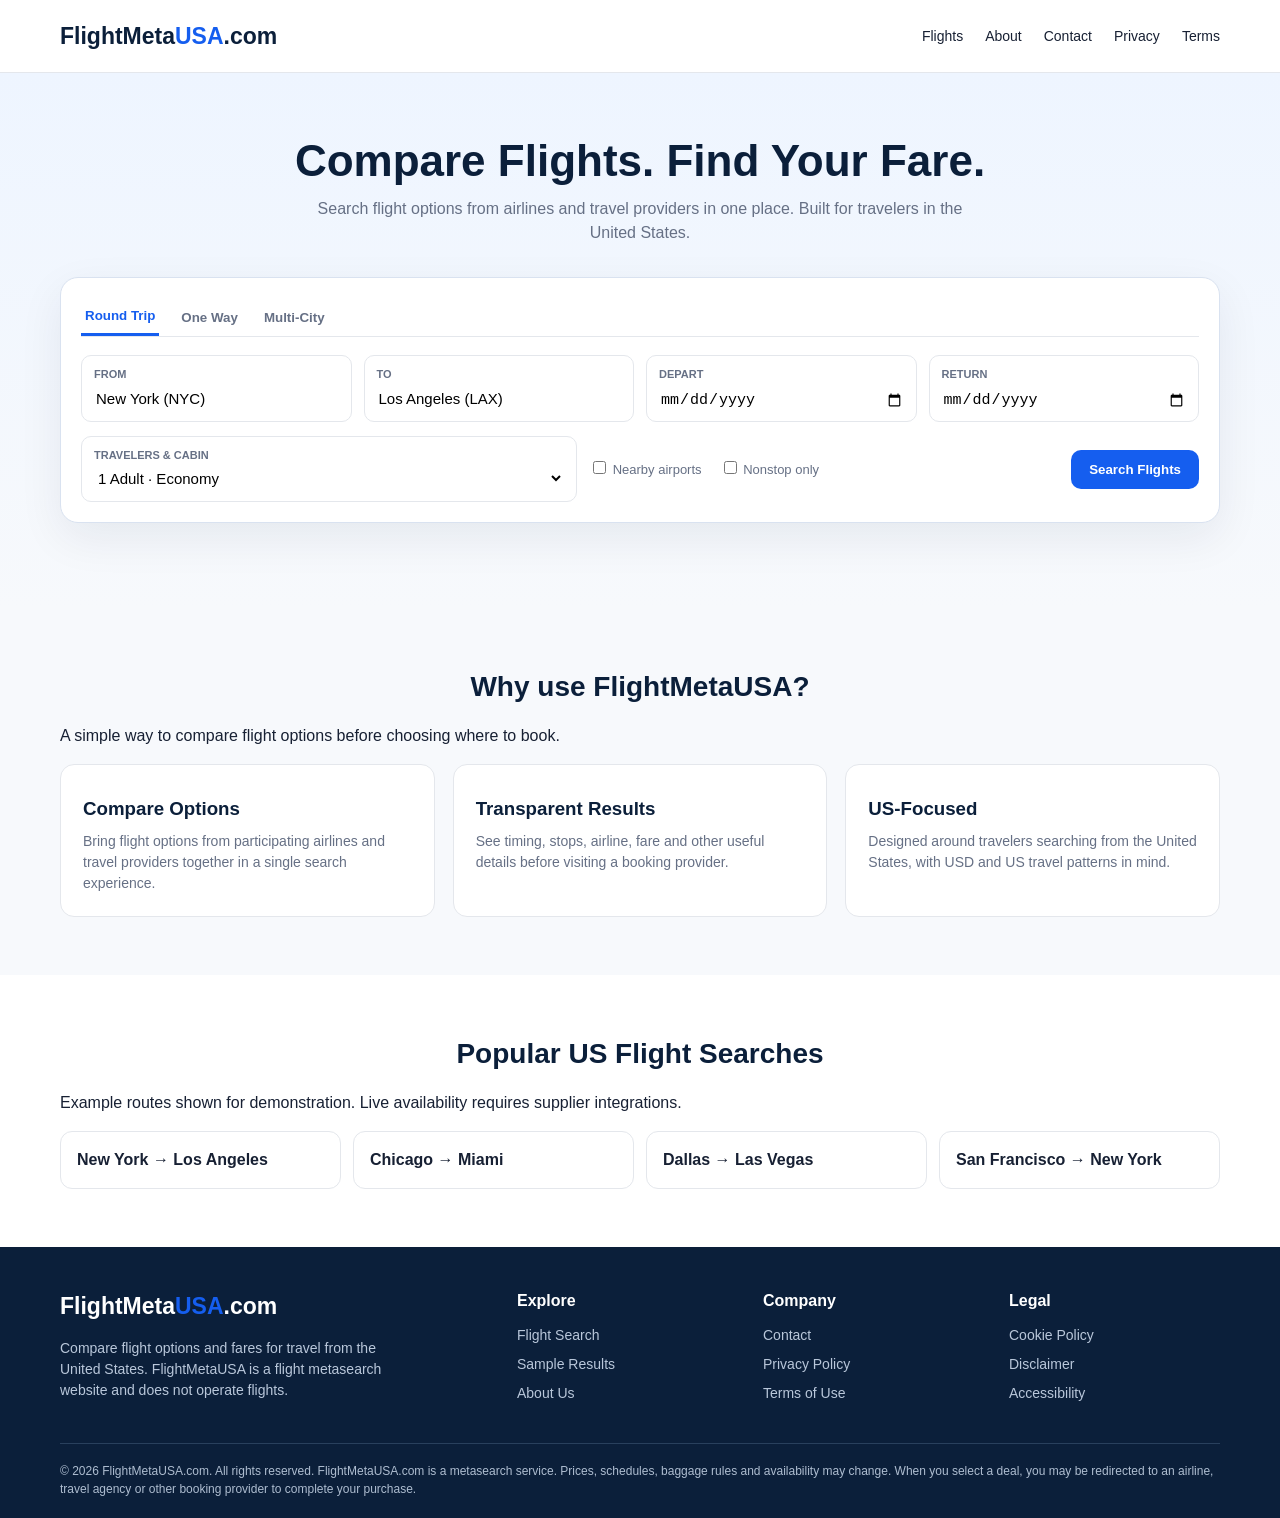
<file: index.html>
<!doctype html><html lang="en"><head><meta charset="utf-8"><meta name="viewport" content="width=device-width,initial-scale=1">
<title>Compare Flights | FlightMetaUSA.com</title><meta name="description" content="FlightMetaUSA.com — compare flight fares and travel options for the US market.">
<link rel="stylesheet" href="styles.css"></head><body><header><div class="container nav">
<a class="logo" href="index.html">FlightMeta<span>USA</span>.com</a>
<nav class="navlinks">
<a href="index.html">Flights</a><a href="about.html">About</a><a href="contact.html">Contact</a>
<a href="privacy.html">Privacy</a><a href="terms.html">Terms</a>
</nav><a class="btn secondary mobile" href="index.html">Search</a>
</div></header>
<section class="hero"><div class="container">
<h1>Compare Flights. Find Your Fare.</h1>
<p>Search flight options from airlines and travel providers in one place. Built for travelers in the United States.</p>
<form class="searchbox" id="flightSearch">
<div class="tabs"><button type="button" class="tab active" data-type="round">Round Trip</button><button type="button" class="tab" data-type="oneway">One Way</button><button type="button" class="tab" data-type="multi">Multi-City</button></div>
<div class="grid">
<div class="field"><label>From</label><input id="from" placeholder="City or airport" value="New York (NYC)"></div>
<div class="field"><label>To</label><input id="to" placeholder="City or airport" value="Los Angeles (LAX)"></div>
<div class="field"><label>Depart</label><input id="depart" type="date"></div>
<div class="field"><label>Return</label><input id="return" type="date"></div>
</div>
<div class="searchrow"><div class="field" style="flex:1"><label>Travelers & cabin</label><select><option>1 Adult · Economy</option><option>2 Adults · Economy</option><option>1 Adult · Business</option></select></div>
<div class="checks"><label><input type="checkbox"> Nearby airports</label><label><input type="checkbox"> Nonstop only</label></div>
<button class="btn" type="submit">Search Flights</button></div>
</form></div></section>
<section class="section"><div class="container"><h2>Why use FlightMetaUSA?</h2><p>A simple way to compare flight options before choosing where to book.</p>
<div class="cards"><div class="card"><h3>Compare Options</h3><p>Bring flight options from participating airlines and travel providers together in a single search experience.</p></div>
<div class="card"><h3>Transparent Results</h3><p>See timing, stops, airline, fare and other useful details before visiting a booking provider.</p></div>
<div class="card"><h3>US-Focused</h3><p>Designed around travelers searching from the United States, with USD and US travel patterns in mind.</p></div></div></div></section>
<section class="section" style="background:#fff"><div class="container"><h2>Popular US Flight Searches</h2><p>Example routes shown for demonstration. Live availability requires supplier integrations.</p>
<div class="routes"><a class="route" href="results.html?from=NYC&to=LAX">New York → Los Angeles</a><a class="route" href="results.html?from=ORD&to=MIA">Chicago → Miami</a><a class="route" href="results.html?from=DFW&to=LAS">Dallas → Las Vegas</a><a class="route" href="results.html?from=SFO&to=JFK">San Francisco → New York</a></div></div></section>
<footer><div class="container">
<div class="footgrid">
<div><div class="logo" style="color:#fff">FlightMeta<span>USA</span>.com</div>
<p style="color:#b9c7da;font-size:14px;max-width:360px">Compare flight options and fares for travel from the United States. FlightMetaUSA is a flight metasearch website and does not operate flights.</p></div>
<div><h4>Explore</h4><a href="index.html">Flight Search</a><a href="results.html">Sample Results</a><a href="about.html">About Us</a></div>
<div><h4>Company</h4><a href="contact.html">Contact</a><a href="privacy.html">Privacy Policy</a><a href="terms.html">Terms of Use</a></div>
<div><h4>Legal</h4><a href="cookies.html">Cookie Policy</a><a href="disclaimer.html">Disclaimer</a><a href="accessibility.html">Accessibility</a></div>
</div>
<div class="footnote">© 2026 FlightMetaUSA.com. All rights reserved. FlightMetaUSA.com is a metasearch service. Prices, schedules, baggage rules and availability may change. When you select a deal, you may be redirected to an airline, travel agency or other booking provider to complete your purchase.</div>
</div></footer><script src="script.js"></script></body></html>
</file>
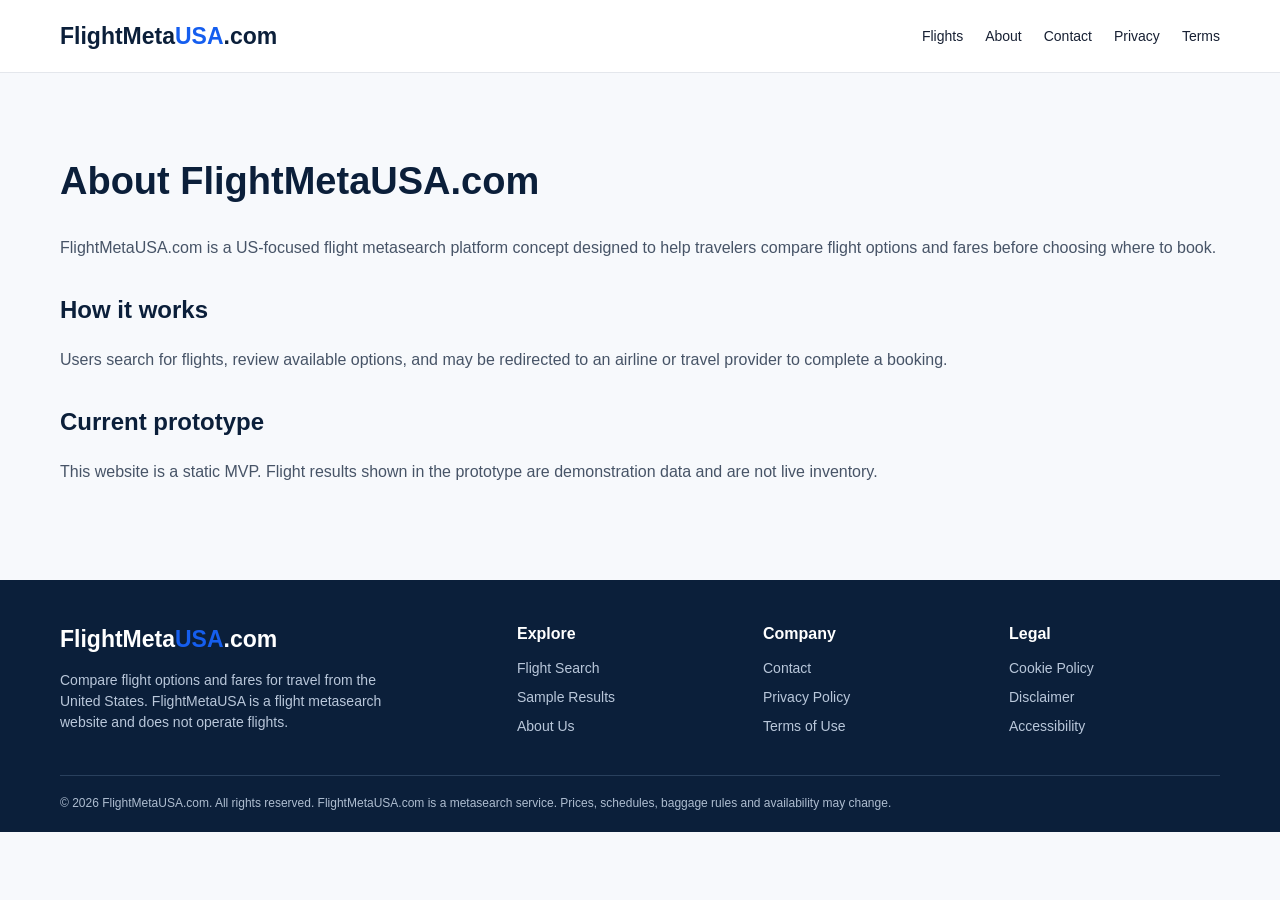
<file: about.html>
<!doctype html><html lang="en"><head><meta charset="utf-8"><meta name="viewport" content="width=device-width,initial-scale=1"><title>About Us | FlightMetaUSA.com</title><link rel="stylesheet" href="styles.css"></head><body><header><div class="container nav"><a class="logo" href="index.html">FlightMeta<span>USA</span>.com</a><nav class="navlinks"><a href="index.html">Flights</a><a href="about.html">About</a><a href="contact.html">Contact</a><a href="privacy.html">Privacy</a><a href="terms.html">Terms</a></nav><a class="btn secondary mobile" href="index.html">Search</a></div></header><main class="page"><div class="container"><h1>About FlightMetaUSA.com</h1><p>FlightMetaUSA.com is a US-focused flight metasearch platform concept designed to help travelers compare flight options and fares before choosing where to book.</p><h2>How it works</h2><p>Users search for flights, review available options, and may be redirected to an airline or travel provider to complete a booking.</p><h2>Current prototype</h2><p>This website is a static MVP. Flight results shown in the prototype are demonstration data and are not live inventory.</p></div></main><footer><div class="container"><div class="footgrid"><div><div class="logo" style="color:#fff">FlightMeta<span>USA</span>.com</div><p style="color:#b9c7da;font-size:14px;max-width:360px">Compare flight options and fares for travel from the United States. FlightMetaUSA is a flight metasearch website and does not operate flights.</p></div><div><h4>Explore</h4><a href="index.html">Flight Search</a><a href="results.html">Sample Results</a><a href="about.html">About Us</a></div><div><h4>Company</h4><a href="contact.html">Contact</a><a href="privacy.html">Privacy Policy</a><a href="terms.html">Terms of Use</a></div><div><h4>Legal</h4><a href="cookies.html">Cookie Policy</a><a href="disclaimer.html">Disclaimer</a><a href="accessibility.html">Accessibility</a></div></div><div class="footnote">© 2026 FlightMetaUSA.com. All rights reserved. FlightMetaUSA.com is a metasearch service. Prices, schedules, baggage rules and availability may change.</div></div></footer><script src="script.js"></script></body></html>
</file>
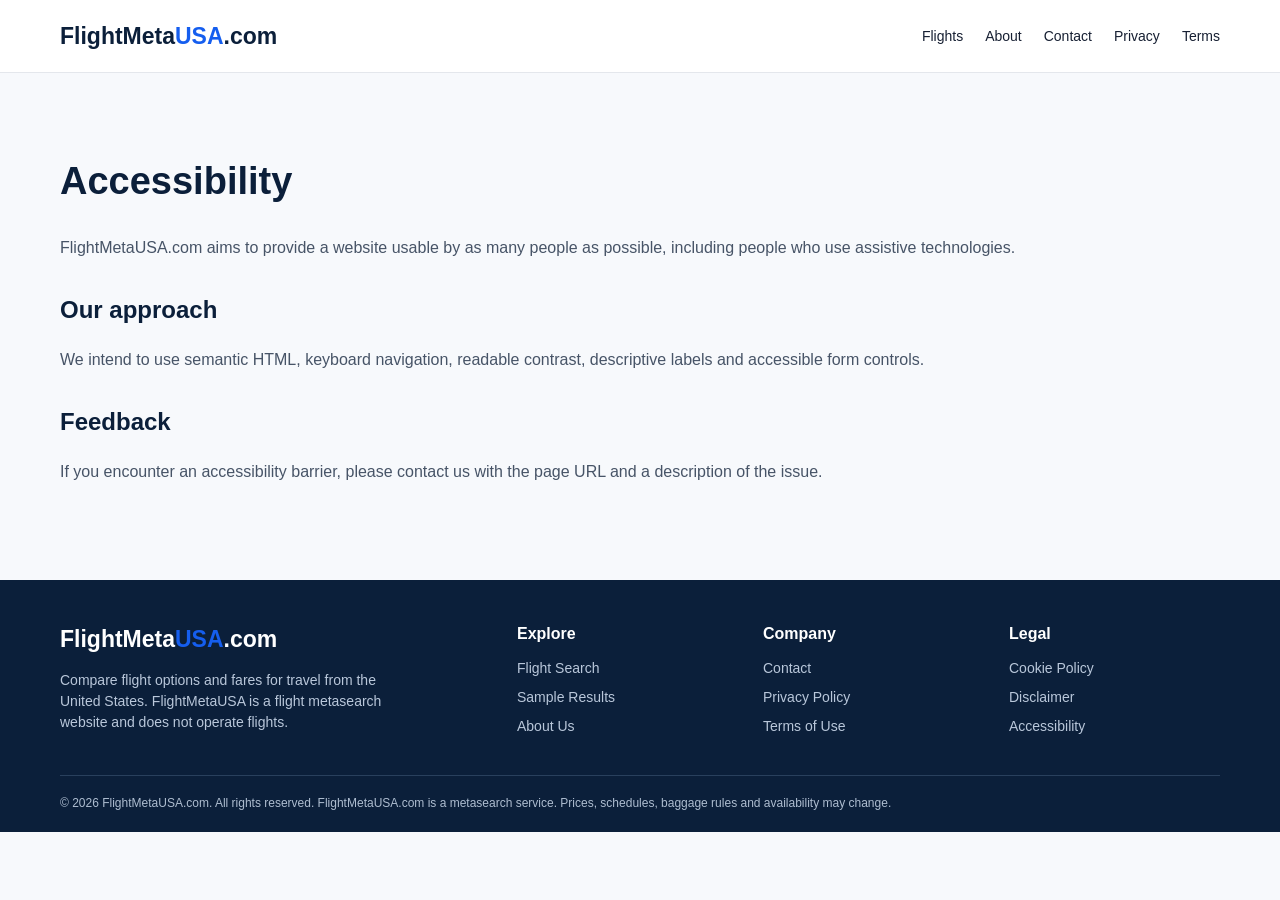
<file: accessibility.html>
<!doctype html><html lang="en"><head><meta charset="utf-8"><meta name="viewport" content="width=device-width,initial-scale=1"><title>Accessibility | FlightMetaUSA.com</title><link rel="stylesheet" href="styles.css"></head><body><header><div class="container nav"><a class="logo" href="index.html">FlightMeta<span>USA</span>.com</a><nav class="navlinks"><a href="index.html">Flights</a><a href="about.html">About</a><a href="contact.html">Contact</a><a href="privacy.html">Privacy</a><a href="terms.html">Terms</a></nav><a class="btn secondary mobile" href="index.html">Search</a></div></header><main class="page"><div class="container"><h1>Accessibility</h1><p>FlightMetaUSA.com aims to provide a website usable by as many people as possible, including people who use assistive technologies.</p><h2>Our approach</h2><p>We intend to use semantic HTML, keyboard navigation, readable contrast, descriptive labels and accessible form controls.</p><h2>Feedback</h2><p>If you encounter an accessibility barrier, please contact us with the page URL and a description of the issue.</p></div></main><footer><div class="container"><div class="footgrid"><div><div class="logo" style="color:#fff">FlightMeta<span>USA</span>.com</div><p style="color:#b9c7da;font-size:14px;max-width:360px">Compare flight options and fares for travel from the United States. FlightMetaUSA is a flight metasearch website and does not operate flights.</p></div><div><h4>Explore</h4><a href="index.html">Flight Search</a><a href="results.html">Sample Results</a><a href="about.html">About Us</a></div><div><h4>Company</h4><a href="contact.html">Contact</a><a href="privacy.html">Privacy Policy</a><a href="terms.html">Terms of Use</a></div><div><h4>Legal</h4><a href="cookies.html">Cookie Policy</a><a href="disclaimer.html">Disclaimer</a><a href="accessibility.html">Accessibility</a></div></div><div class="footnote">© 2026 FlightMetaUSA.com. All rights reserved. FlightMetaUSA.com is a metasearch service. Prices, schedules, baggage rules and availability may change.</div></div></footer><script src="script.js"></script></body></html>
</file>
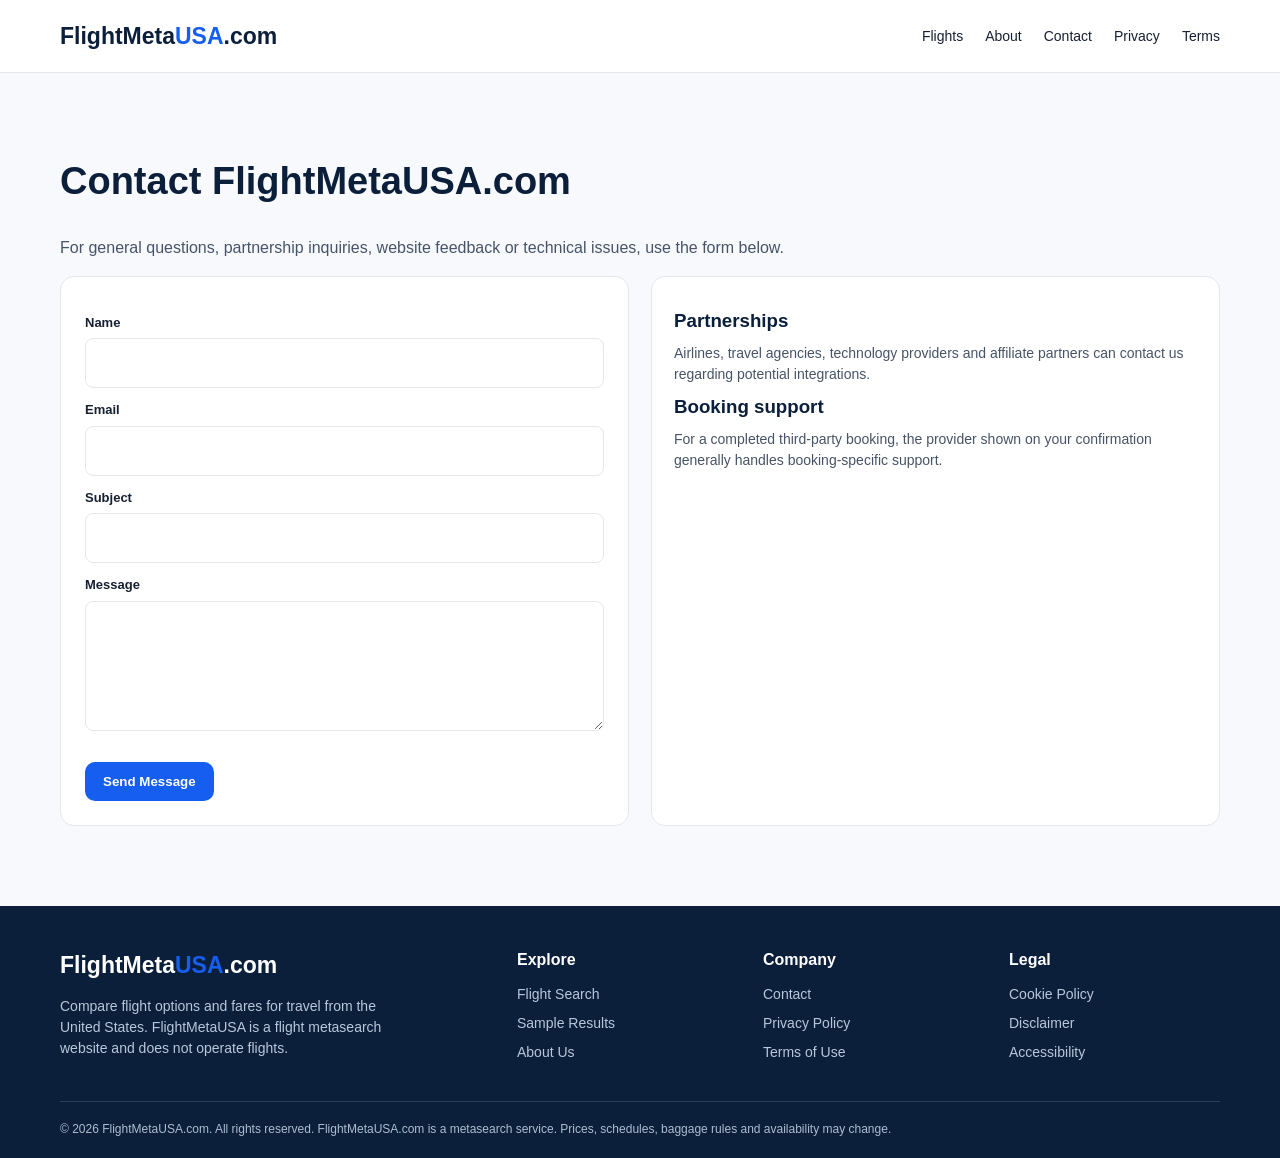
<file: contact.html>
<!doctype html><html lang="en"><head><meta charset="utf-8"><meta name="viewport" content="width=device-width,initial-scale=1"><title>Contact Us | FlightMetaUSA.com</title><link rel="stylesheet" href="styles.css"></head><body><header><div class="container nav"><a class="logo" href="index.html">FlightMeta<span>USA</span>.com</a><nav class="navlinks"><a href="index.html">Flights</a><a href="about.html">About</a><a href="contact.html">Contact</a><a href="privacy.html">Privacy</a><a href="terms.html">Terms</a></nav><a class="btn secondary mobile" href="index.html">Search</a></div></header><main class="page"><div class="container"><h1>Contact FlightMetaUSA.com</h1><p>For general questions, partnership inquiries, website feedback or technical issues, use the form below.</p><div class="contactgrid"><form class="form" onsubmit="event.preventDefault();alert('Demo form submitted. Connect this form to your email/CRM backend.');"><label>Name</label><input required><label>Email</label><input type="email" required><label>Subject</label><input required><label>Message</label><textarea required></textarea><br><br><button class="btn">Send Message</button></form><div class="card"><h3>Partnerships</h3><p>Airlines, travel agencies, technology providers and affiliate partners can contact us regarding potential integrations.</p><h3>Booking support</h3><p>For a completed third-party booking, the provider shown on your confirmation generally handles booking-specific support.</p></div></div></div></main><footer><div class="container"><div class="footgrid"><div><div class="logo" style="color:#fff">FlightMeta<span>USA</span>.com</div><p style="color:#b9c7da;font-size:14px;max-width:360px">Compare flight options and fares for travel from the United States. FlightMetaUSA is a flight metasearch website and does not operate flights.</p></div><div><h4>Explore</h4><a href="index.html">Flight Search</a><a href="results.html">Sample Results</a><a href="about.html">About Us</a></div><div><h4>Company</h4><a href="contact.html">Contact</a><a href="privacy.html">Privacy Policy</a><a href="terms.html">Terms of Use</a></div><div><h4>Legal</h4><a href="cookies.html">Cookie Policy</a><a href="disclaimer.html">Disclaimer</a><a href="accessibility.html">Accessibility</a></div></div><div class="footnote">© 2026 FlightMetaUSA.com. All rights reserved. FlightMetaUSA.com is a metasearch service. Prices, schedules, baggage rules and availability may change.</div></div></footer><script src="script.js"></script></body></html>
</file>
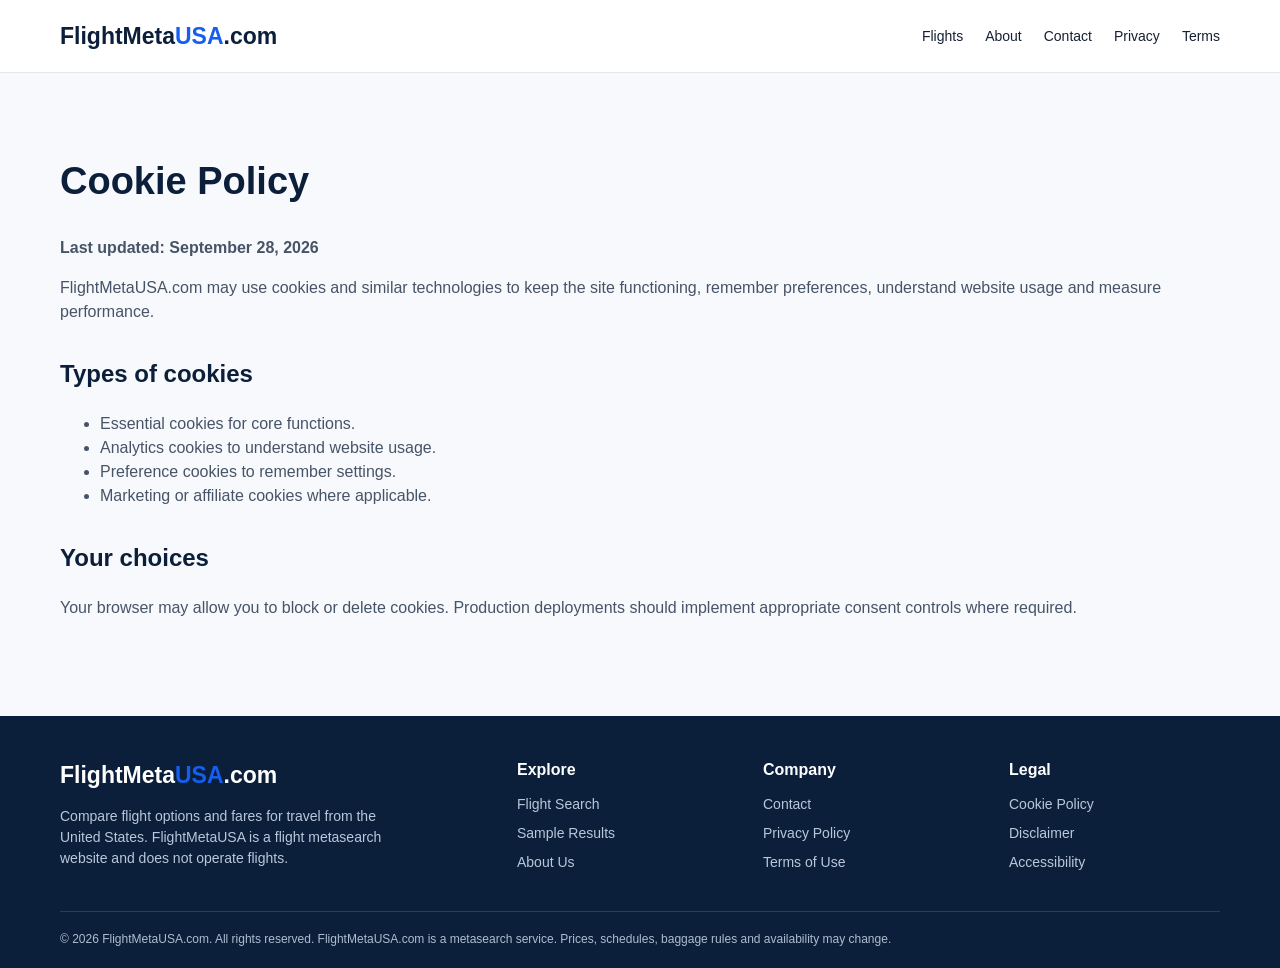
<file: cookies.html>
<!doctype html><html lang="en"><head><meta charset="utf-8"><meta name="viewport" content="width=device-width,initial-scale=1"><title>Cookie Policy | FlightMetaUSA.com</title><link rel="stylesheet" href="styles.css"></head><body><header><div class="container nav"><a class="logo" href="index.html">FlightMeta<span>USA</span>.com</a><nav class="navlinks"><a href="index.html">Flights</a><a href="about.html">About</a><a href="contact.html">Contact</a><a href="privacy.html">Privacy</a><a href="terms.html">Terms</a></nav><a class="btn secondary mobile" href="index.html">Search</a></div></header><main class="page"><div class="container"><h1>Cookie Policy</h1><p><strong>Last updated: September 28, 2026</strong></p><p>FlightMetaUSA.com may use cookies and similar technologies to keep the site functioning, remember preferences, understand website usage and measure performance.</p><h2>Types of cookies</h2><ul><li>Essential cookies for core functions.</li><li>Analytics cookies to understand website usage.</li><li>Preference cookies to remember settings.</li><li>Marketing or affiliate cookies where applicable.</li></ul><h2>Your choices</h2><p>Your browser may allow you to block or delete cookies. Production deployments should implement appropriate consent controls where required.</p></div></main><footer><div class="container"><div class="footgrid"><div><div class="logo" style="color:#fff">FlightMeta<span>USA</span>.com</div><p style="color:#b9c7da;font-size:14px;max-width:360px">Compare flight options and fares for travel from the United States. FlightMetaUSA is a flight metasearch website and does not operate flights.</p></div><div><h4>Explore</h4><a href="index.html">Flight Search</a><a href="results.html">Sample Results</a><a href="about.html">About Us</a></div><div><h4>Company</h4><a href="contact.html">Contact</a><a href="privacy.html">Privacy Policy</a><a href="terms.html">Terms of Use</a></div><div><h4>Legal</h4><a href="cookies.html">Cookie Policy</a><a href="disclaimer.html">Disclaimer</a><a href="accessibility.html">Accessibility</a></div></div><div class="footnote">© 2026 FlightMetaUSA.com. All rights reserved. FlightMetaUSA.com is a metasearch service. Prices, schedules, baggage rules and availability may change.</div></div></footer><script src="script.js"></script></body></html>
</file>
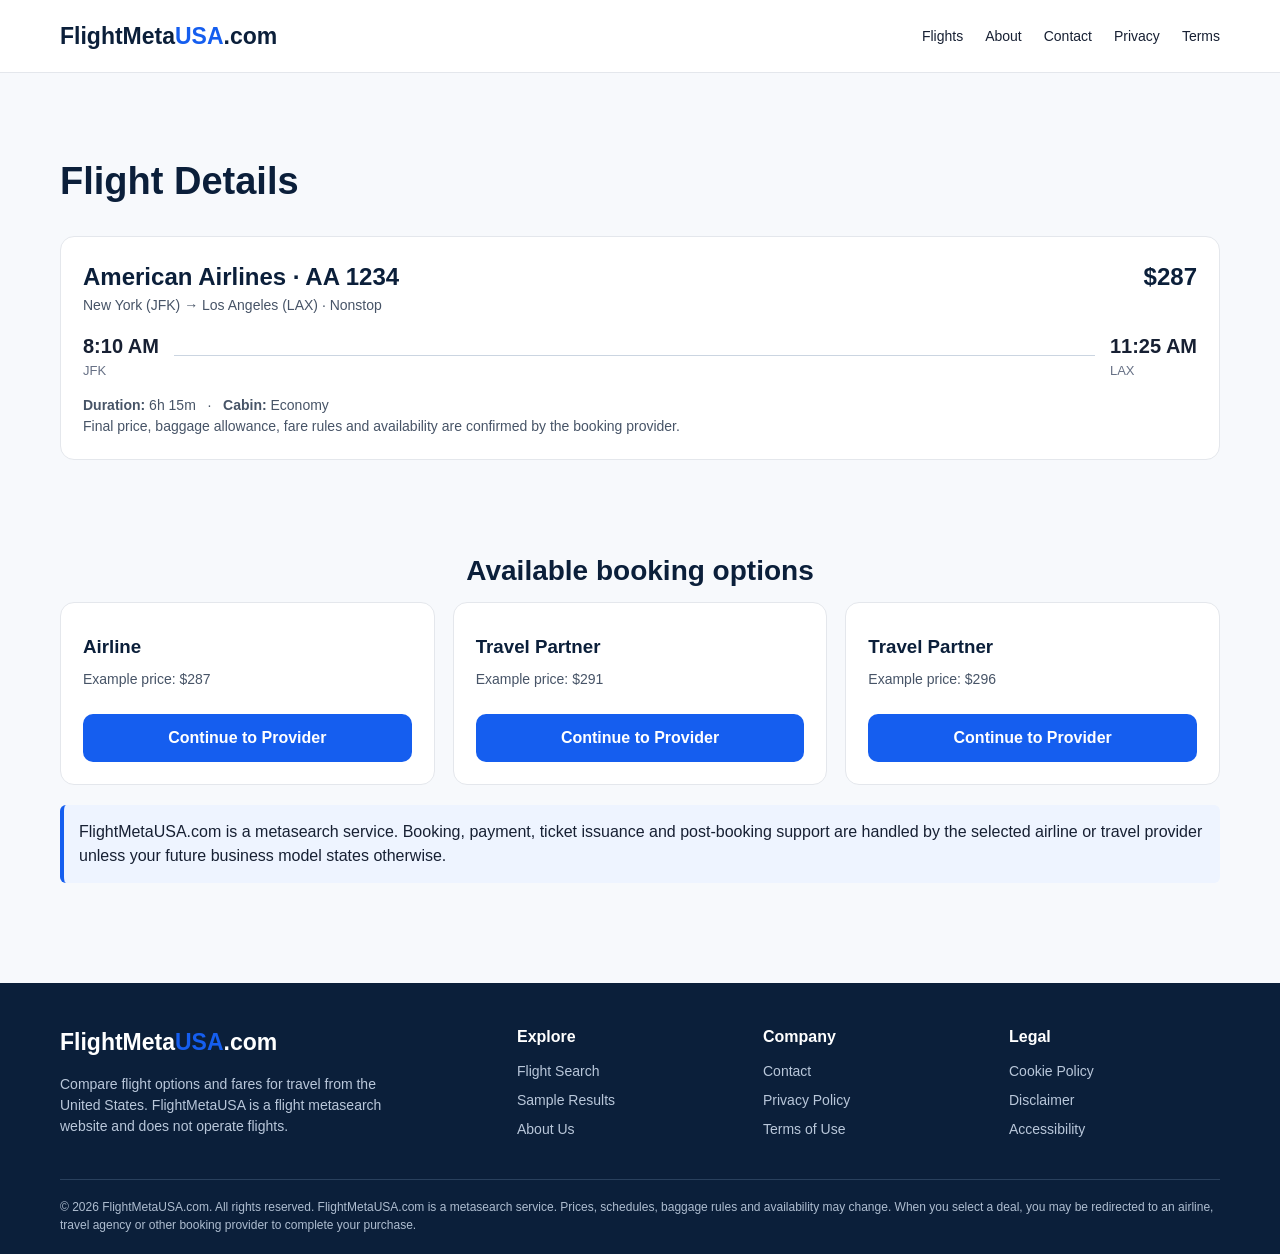
<file: deal.html>
<!doctype html><html lang="en"><head><meta charset="utf-8"><meta name="viewport" content="width=device-width,initial-scale=1">
<title>Flight Details | FlightMetaUSA.com</title><meta name="description" content="FlightMetaUSA.com — compare flight fares and travel options for the US market.">
<link rel="stylesheet" href="styles.css"></head><body><header><div class="container nav">
<a class="logo" href="index.html">FlightMeta<span>USA</span>.com</a>
<nav class="navlinks">
<a href="index.html">Flights</a><a href="about.html">About</a><a href="contact.html">Contact</a>
<a href="privacy.html">Privacy</a><a href="terms.html">Terms</a>
</nav><a class="btn secondary mobile" href="index.html">Search</a>
</div></header>
<main class="page"><div class="container">
<h1>Flight Details</h1><div class="card"><div class="flighttop"><div><h2 style="margin:0">American Airlines · AA 1234</h2><p>New York (JFK) → Los Angeles (LAX) · Nonstop</p></div><div class="price">$287</div></div>
<div class="times"><div><div class="time">8:10 AM</div><div class="meta">JFK</div></div><div class="line"></div><div><div class="time">11:25 AM</div><div class="meta">LAX</div></div></div>
<p><strong>Duration:</strong> 6h 15m &nbsp; · &nbsp; <strong>Cabin:</strong> Economy</p>
<p class="meta">Final price, baggage allowance, fare rules and availability are confirmed by the booking provider.</p>
</div>
<div class="section" style="padding-bottom:0"><h2>Available booking options</h2><div class="cards">
<div class="card"><h3>Airline</h3><p>Example price: $287</p><br><a class="btn full" href="#" onclick="alert('Connect your live airline/deep-link integration here.');return false;">Continue to Provider</a></div>
<div class="card"><h3>Travel Partner</h3><p>Example price: $291</p><br><a class="btn full" href="#" onclick="alert('Connect your live OTA/deep-link integration here.');return false;">Continue to Provider</a></div>
<div class="card"><h3>Travel Partner</h3><p>Example price: $296</p><br><a class="btn full" href="#" onclick="alert('Connect your live OTA/deep-link integration here.');return false;">Continue to Provider</a></div>
</div></div>
<div class="notice">FlightMetaUSA.com is a metasearch service. Booking, payment, ticket issuance and post-booking support are handled by the selected airline or travel provider unless your future business model states otherwise.</div>
</div></main>
<footer><div class="container">
<div class="footgrid">
<div><div class="logo" style="color:#fff">FlightMeta<span>USA</span>.com</div>
<p style="color:#b9c7da;font-size:14px;max-width:360px">Compare flight options and fares for travel from the United States. FlightMetaUSA is a flight metasearch website and does not operate flights.</p></div>
<div><h4>Explore</h4><a href="index.html">Flight Search</a><a href="results.html">Sample Results</a><a href="about.html">About Us</a></div>
<div><h4>Company</h4><a href="contact.html">Contact</a><a href="privacy.html">Privacy Policy</a><a href="terms.html">Terms of Use</a></div>
<div><h4>Legal</h4><a href="cookies.html">Cookie Policy</a><a href="disclaimer.html">Disclaimer</a><a href="accessibility.html">Accessibility</a></div>
</div>
<div class="footnote">© 2026 FlightMetaUSA.com. All rights reserved. FlightMetaUSA.com is a metasearch service. Prices, schedules, baggage rules and availability may change. When you select a deal, you may be redirected to an airline, travel agency or other booking provider to complete your purchase.</div>
</div></footer><script src="script.js"></script></body></html>
</file>
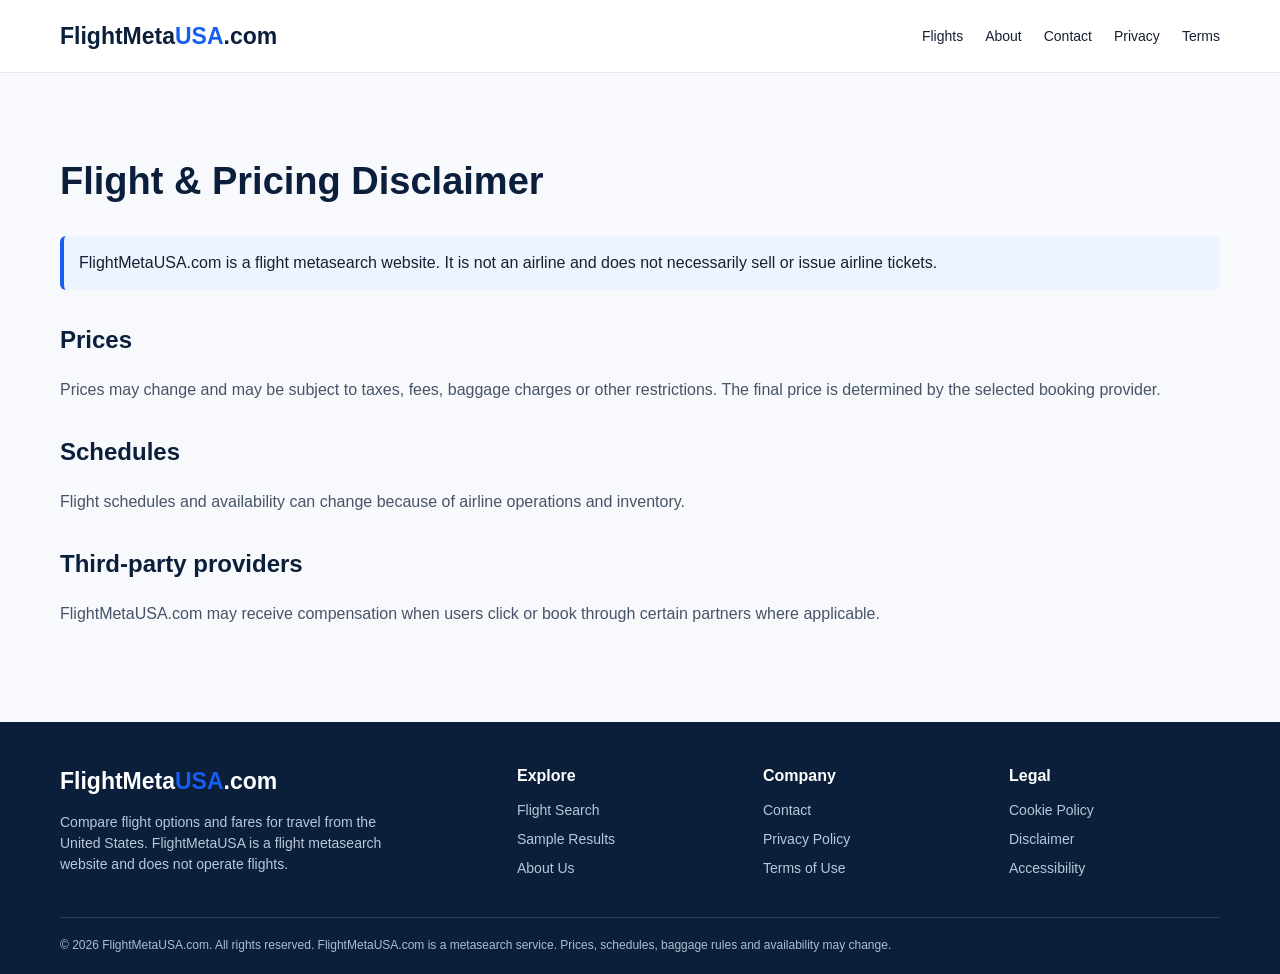
<file: disclaimer.html>
<!doctype html><html lang="en"><head><meta charset="utf-8"><meta name="viewport" content="width=device-width,initial-scale=1"><title>Disclaimer | FlightMetaUSA.com</title><link rel="stylesheet" href="styles.css"></head><body><header><div class="container nav"><a class="logo" href="index.html">FlightMeta<span>USA</span>.com</a><nav class="navlinks"><a href="index.html">Flights</a><a href="about.html">About</a><a href="contact.html">Contact</a><a href="privacy.html">Privacy</a><a href="terms.html">Terms</a></nav><a class="btn secondary mobile" href="index.html">Search</a></div></header><main class="page"><div class="container"><h1>Flight & Pricing Disclaimer</h1><div class="notice">FlightMetaUSA.com is a flight metasearch website. It is not an airline and does not necessarily sell or issue airline tickets.</div><h2>Prices</h2><p>Prices may change and may be subject to taxes, fees, baggage charges or other restrictions. The final price is determined by the selected booking provider.</p><h2>Schedules</h2><p>Flight schedules and availability can change because of airline operations and inventory.</p><h2>Third-party providers</h2><p>FlightMetaUSA.com may receive compensation when users click or book through certain partners where applicable.</p></div></main><footer><div class="container"><div class="footgrid"><div><div class="logo" style="color:#fff">FlightMeta<span>USA</span>.com</div><p style="color:#b9c7da;font-size:14px;max-width:360px">Compare flight options and fares for travel from the United States. FlightMetaUSA is a flight metasearch website and does not operate flights.</p></div><div><h4>Explore</h4><a href="index.html">Flight Search</a><a href="results.html">Sample Results</a><a href="about.html">About Us</a></div><div><h4>Company</h4><a href="contact.html">Contact</a><a href="privacy.html">Privacy Policy</a><a href="terms.html">Terms of Use</a></div><div><h4>Legal</h4><a href="cookies.html">Cookie Policy</a><a href="disclaimer.html">Disclaimer</a><a href="accessibility.html">Accessibility</a></div></div><div class="footnote">© 2026 FlightMetaUSA.com. All rights reserved. FlightMetaUSA.com is a metasearch service. Prices, schedules, baggage rules and availability may change.</div></div></footer><script src="script.js"></script></body></html>
</file>
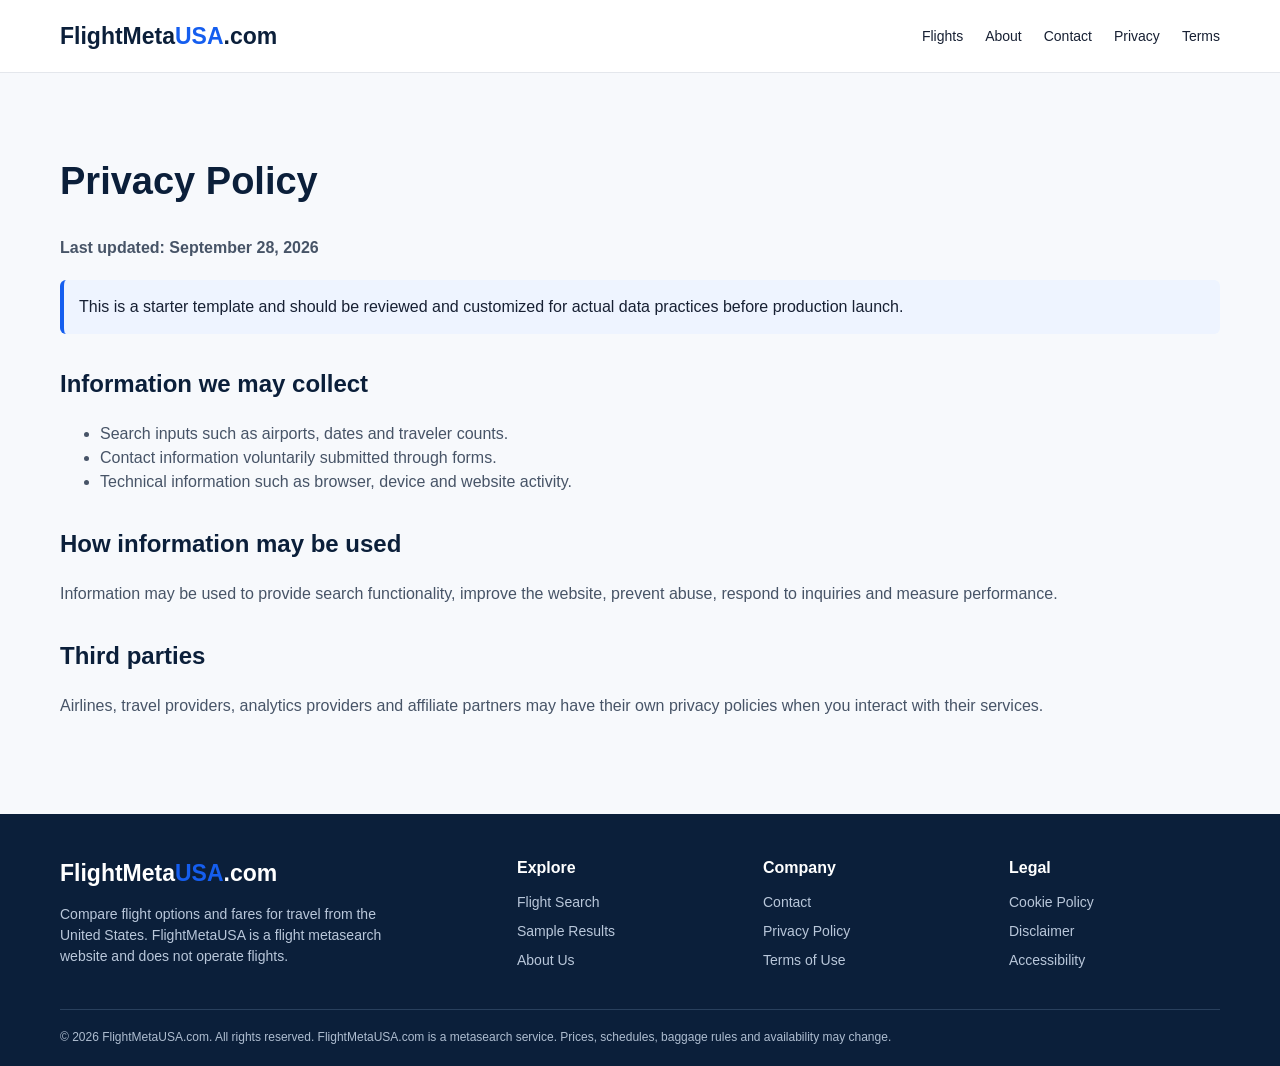
<file: privacy.html>
<!doctype html><html lang="en"><head><meta charset="utf-8"><meta name="viewport" content="width=device-width,initial-scale=1"><title>Privacy Policy | FlightMetaUSA.com</title><link rel="stylesheet" href="styles.css"></head><body><header><div class="container nav"><a class="logo" href="index.html">FlightMeta<span>USA</span>.com</a><nav class="navlinks"><a href="index.html">Flights</a><a href="about.html">About</a><a href="contact.html">Contact</a><a href="privacy.html">Privacy</a><a href="terms.html">Terms</a></nav><a class="btn secondary mobile" href="index.html">Search</a></div></header><main class="page"><div class="container"><h1>Privacy Policy</h1><p><strong>Last updated: September 28, 2026</strong></p><div class="notice">This is a starter template and should be reviewed and customized for actual data practices before production launch.</div><h2>Information we may collect</h2><ul><li>Search inputs such as airports, dates and traveler counts.</li><li>Contact information voluntarily submitted through forms.</li><li>Technical information such as browser, device and website activity.</li></ul><h2>How information may be used</h2><p>Information may be used to provide search functionality, improve the website, prevent abuse, respond to inquiries and measure performance.</p><h2>Third parties</h2><p>Airlines, travel providers, analytics providers and affiliate partners may have their own privacy policies when you interact with their services.</p></div></main><footer><div class="container"><div class="footgrid"><div><div class="logo" style="color:#fff">FlightMeta<span>USA</span>.com</div><p style="color:#b9c7da;font-size:14px;max-width:360px">Compare flight options and fares for travel from the United States. FlightMetaUSA is a flight metasearch website and does not operate flights.</p></div><div><h4>Explore</h4><a href="index.html">Flight Search</a><a href="results.html">Sample Results</a><a href="about.html">About Us</a></div><div><h4>Company</h4><a href="contact.html">Contact</a><a href="privacy.html">Privacy Policy</a><a href="terms.html">Terms of Use</a></div><div><h4>Legal</h4><a href="cookies.html">Cookie Policy</a><a href="disclaimer.html">Disclaimer</a><a href="accessibility.html">Accessibility</a></div></div><div class="footnote">© 2026 FlightMetaUSA.com. All rights reserved. FlightMetaUSA.com is a metasearch service. Prices, schedules, baggage rules and availability may change.</div></div></footer><script src="script.js"></script></body></html>
</file>
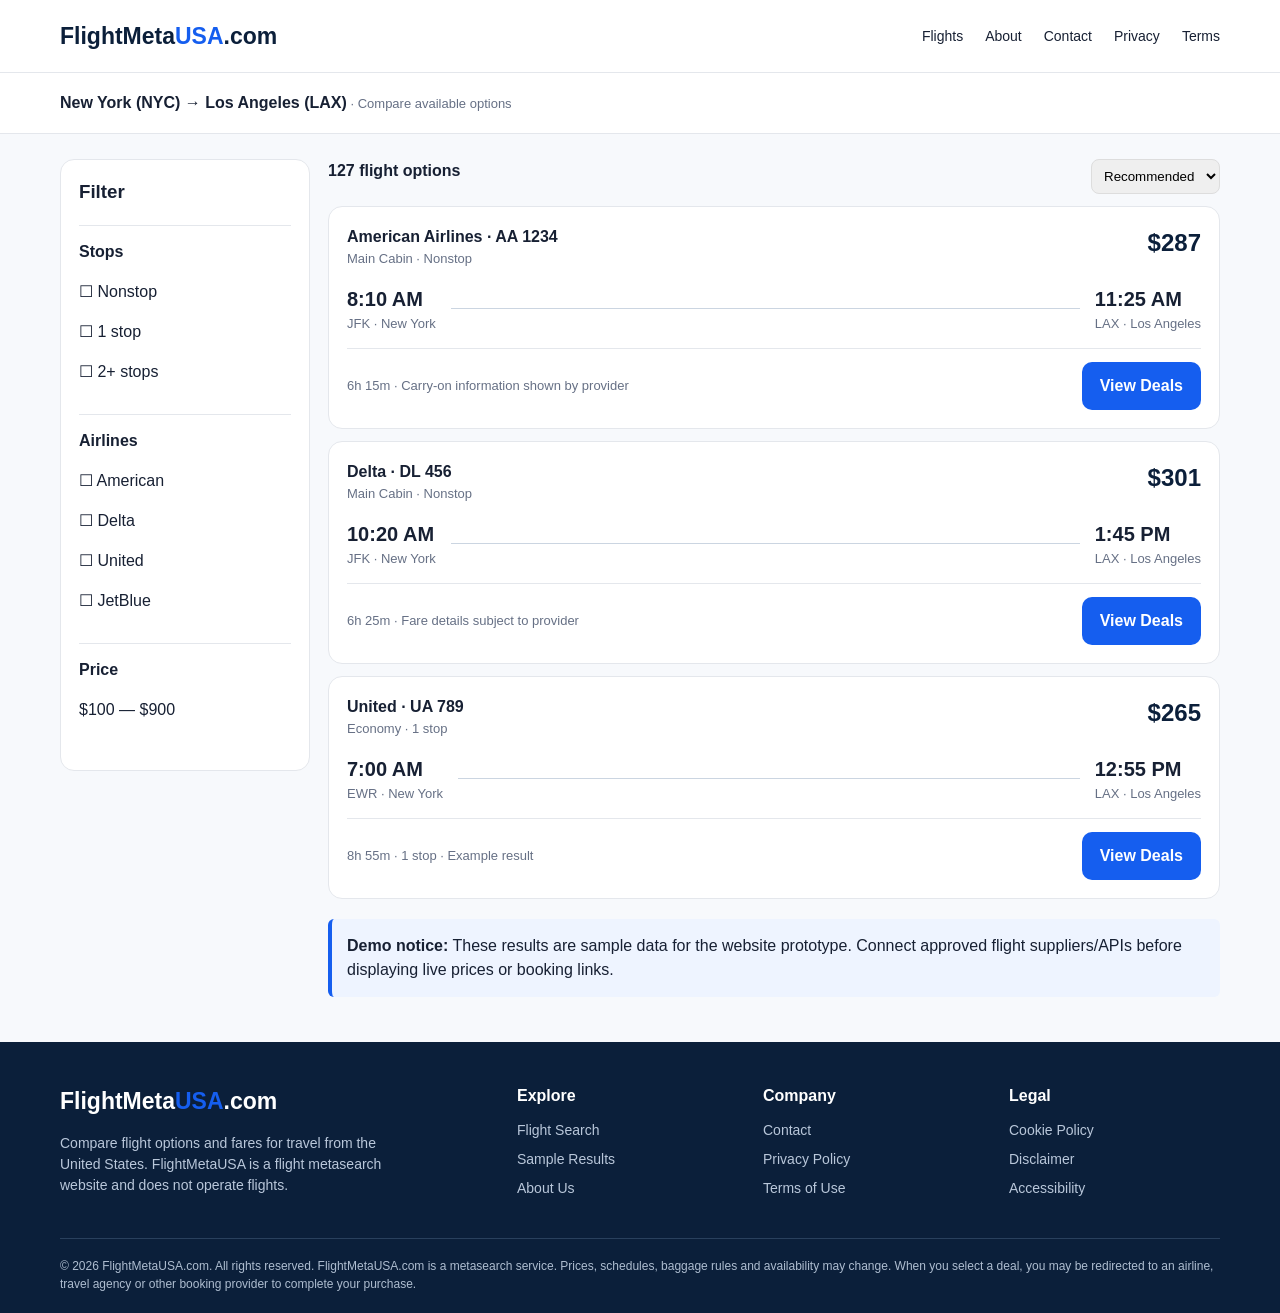
<file: results.html>
<!doctype html><html lang="en"><head><meta charset="utf-8"><meta name="viewport" content="width=device-width,initial-scale=1">
<title>Flight Results | FlightMetaUSA.com</title><meta name="description" content="FlightMetaUSA.com — compare flight fares and travel options for the US market.">
<link rel="stylesheet" href="styles.css"></head><body><header><div class="container nav">
<a class="logo" href="index.html">FlightMeta<span>USA</span>.com</a>
<nav class="navlinks">
<a href="index.html">Flights</a><a href="about.html">About</a><a href="contact.html">Contact</a>
<a href="privacy.html">Privacy</a><a href="terms.html">Terms</a>
</nav><a class="btn secondary mobile" href="index.html">Search</a>
</div></header>
<div class="resultsbar"><div class="container"><strong id="routeTitle">New York (NYC) → Los Angeles (LAX)</strong><span class="meta"> · Compare available options</span></div></div>
<main class="container results"><aside class="filters"><h3>Filter</h3><div class="filtergroup"><strong>Stops</strong><p>☐ Nonstop</p><p>☐ 1 stop</p><p>☐ 2+ stops</p></div><div class="filtergroup"><strong>Airlines</strong><p>☐ American</p><p>☐ Delta</p><p>☐ United</p><p>☐ JetBlue</p></div><div class="filtergroup"><strong>Price</strong><p>$100 — $900</p></div></aside>
<section><div style="display:flex;justify-content:space-between;margin-bottom:12px"><strong>127 flight options</strong><select style="padding:8px;border:1px solid #ddd;border-radius:8px"><option>Recommended</option><option>Cheapest</option><option>Quickest</option></select></div>
<div class="flight"><div class="flighttop"><div><div class="airline">American Airlines · AA 1234</div><div class="meta">Main Cabin · Nonstop</div></div><div class="price">$287</div></div><div class="times"><div><div class="time">8:10 AM</div><div class="meta">JFK · New York</div></div><div class="line"></div><div><div class="time">11:25 AM</div><div class="meta">LAX · Los Angeles</div></div></div><div class="deal"><span class="meta">6h 15m · Carry-on information shown by provider</span><a class="btn" href="deal.html">View Deals</a></div></div>
<div class="flight"><div class="flighttop"><div><div class="airline">Delta · DL 456</div><div class="meta">Main Cabin · Nonstop</div></div><div class="price">$301</div></div><div class="times"><div><div class="time">10:20 AM</div><div class="meta">JFK · New York</div></div><div class="line"></div><div><div class="time">1:45 PM</div><div class="meta">LAX · Los Angeles</div></div></div><div class="deal"><span class="meta">6h 25m · Fare details subject to provider</span><a class="btn" href="deal.html">View Deals</a></div></div>
<div class="flight"><div class="flighttop"><div><div class="airline">United · UA 789</div><div class="meta">Economy · 1 stop</div></div><div class="price">$265</div></div><div class="times"><div><div class="time">7:00 AM</div><div class="meta">EWR · New York</div></div><div class="line"></div><div><div class="time">12:55 PM</div><div class="meta">LAX · Los Angeles</div></div></div><div class="deal"><span class="meta">8h 55m · 1 stop · Example result</span><a class="btn" href="deal.html">View Deals</a></div></div>
<div class="notice"><strong>Demo notice:</strong> These results are sample data for the website prototype. Connect approved flight suppliers/APIs before displaying live prices or booking links.</div>
</section></main>
<footer><div class="container">
<div class="footgrid">
<div><div class="logo" style="color:#fff">FlightMeta<span>USA</span>.com</div>
<p style="color:#b9c7da;font-size:14px;max-width:360px">Compare flight options and fares for travel from the United States. FlightMetaUSA is a flight metasearch website and does not operate flights.</p></div>
<div><h4>Explore</h4><a href="index.html">Flight Search</a><a href="results.html">Sample Results</a><a href="about.html">About Us</a></div>
<div><h4>Company</h4><a href="contact.html">Contact</a><a href="privacy.html">Privacy Policy</a><a href="terms.html">Terms of Use</a></div>
<div><h4>Legal</h4><a href="cookies.html">Cookie Policy</a><a href="disclaimer.html">Disclaimer</a><a href="accessibility.html">Accessibility</a></div>
</div>
<div class="footnote">© 2026 FlightMetaUSA.com. All rights reserved. FlightMetaUSA.com is a metasearch service. Prices, schedules, baggage rules and availability may change. When you select a deal, you may be redirected to an airline, travel agency or other booking provider to complete your purchase.</div>
</div></footer><script src="script.js"></script></body></html>
</file>
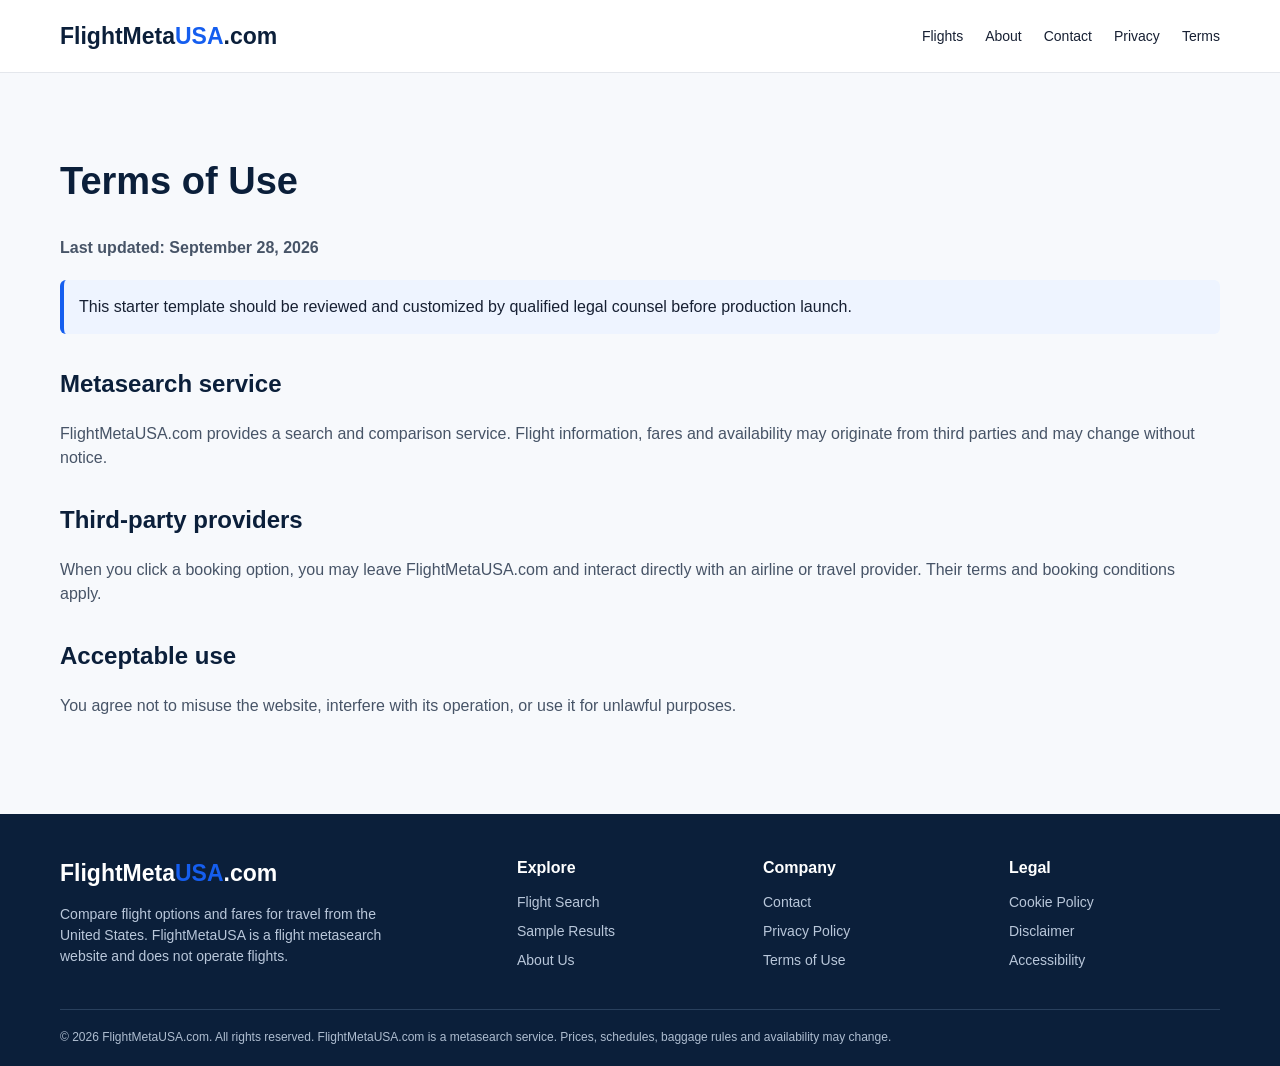
<file: terms.html>
<!doctype html><html lang="en"><head><meta charset="utf-8"><meta name="viewport" content="width=device-width,initial-scale=1"><title>Terms of Use | FlightMetaUSA.com</title><link rel="stylesheet" href="styles.css"></head><body><header><div class="container nav"><a class="logo" href="index.html">FlightMeta<span>USA</span>.com</a><nav class="navlinks"><a href="index.html">Flights</a><a href="about.html">About</a><a href="contact.html">Contact</a><a href="privacy.html">Privacy</a><a href="terms.html">Terms</a></nav><a class="btn secondary mobile" href="index.html">Search</a></div></header><main class="page"><div class="container"><h1>Terms of Use</h1><p><strong>Last updated: September 28, 2026</strong></p><div class="notice">This starter template should be reviewed and customized by qualified legal counsel before production launch.</div><h2>Metasearch service</h2><p>FlightMetaUSA.com provides a search and comparison service. Flight information, fares and availability may originate from third parties and may change without notice.</p><h2>Third-party providers</h2><p>When you click a booking option, you may leave FlightMetaUSA.com and interact directly with an airline or travel provider. Their terms and booking conditions apply.</p><h2>Acceptable use</h2><p>You agree not to misuse the website, interfere with its operation, or use it for unlawful purposes.</p></div></main><footer><div class="container"><div class="footgrid"><div><div class="logo" style="color:#fff">FlightMeta<span>USA</span>.com</div><p style="color:#b9c7da;font-size:14px;max-width:360px">Compare flight options and fares for travel from the United States. FlightMetaUSA is a flight metasearch website and does not operate flights.</p></div><div><h4>Explore</h4><a href="index.html">Flight Search</a><a href="results.html">Sample Results</a><a href="about.html">About Us</a></div><div><h4>Company</h4><a href="contact.html">Contact</a><a href="privacy.html">Privacy Policy</a><a href="terms.html">Terms of Use</a></div><div><h4>Legal</h4><a href="cookies.html">Cookie Policy</a><a href="disclaimer.html">Disclaimer</a><a href="accessibility.html">Accessibility</a></div></div><div class="footnote">© 2026 FlightMetaUSA.com. All rights reserved. FlightMetaUSA.com is a metasearch service. Prices, schedules, baggage rules and availability may change.</div></div></footer><script src="script.js"></script></body></html>
</file>
<file: styles.css>
:root{
  --blue:#155eef; --navy:#0b1f3a; --text:#172033; --muted:#667085;
  --border:#e4e7ec; --bg:#f7f9fc; --white:#fff; --green:#087443;
}
*{box-sizing:border-box} body{margin:0;font-family:Inter,Arial,sans-serif;color:var(--text);background:var(--bg);line-height:1.5}
a{color:inherit;text-decoration:none}.container{width:min(1160px,92%);margin:auto}
header{background:#fff;border-bottom:1px solid var(--border);position:sticky;top:0;z-index:20}
.nav{height:72px;display:flex;align-items:center;justify-content:space-between;gap:25px}
.logo{font-size:23px;font-weight:800;color:var(--navy)}.logo span{color:var(--blue)}
.navlinks{display:flex;gap:22px;align-items:center;font-size:14px}.navlinks a:hover{color:var(--blue)}
.btn{display:inline-flex;align-items:center;justify-content:center;border:0;border-radius:10px;padding:12px 18px;background:var(--blue);color:white;font-weight:700;cursor:pointer}
.btn.secondary{background:#eef4ff;color:var(--blue)}.btn.full{width:100%}
.hero{padding:64px 0 85px;background:linear-gradient(180deg,#eef5ff 0%,#f7f9fc 100%)}
.hero h1{text-align:center;font-size:44px;line-height:1.1;margin:0 0 12px;color:var(--navy)}
.hero p{text-align:center;color:var(--muted);margin:0 auto 32px;max-width:650px}
.searchbox{background:#fff;border:1px solid #d9e2f0;border-radius:18px;padding:20px;box-shadow:0 15px 45px #0b1f3a12}
.tabs{display:flex;gap:18px;border-bottom:1px solid var(--border);margin-bottom:18px}
.tab{padding:10px 4px;border:0;background:none;font-weight:700;color:var(--muted);cursor:pointer}.tab.active{color:var(--blue);border-bottom:3px solid var(--blue)}
.grid{display:grid;grid-template-columns:repeat(4,1fr);gap:12px}.field{border:1px solid var(--border);border-radius:10px;padding:10px 12px;background:white}
.field label{display:block;font-size:11px;font-weight:700;color:var(--muted);text-transform:uppercase;margin-bottom:4px}.field input,.field select{border:0;outline:0;width:100%;font-size:15px;background:white}
.searchrow{display:flex;gap:12px;margin-top:14px;align-items:center}.checks{font-size:13px;color:var(--muted);display:flex;gap:18px;flex:1}
.section{padding:58px 0}.section h2{font-size:28px;text-align:center;color:var(--navy);margin:0 0 10px}.section>p{text-align:center;color:var(--muted);max-width:700px;margin:0 auto 28px}
.cards{display:grid;grid-template-columns:repeat(3,1fr);gap:18px}.card{background:#fff;border:1px solid var(--border);border-radius:14px;padding:22px}.card h3{margin:8px 0;color:var(--navy)}.card p{color:var(--muted);font-size:14px;margin:0}
.routes{display:grid;grid-template-columns:repeat(4,1fr);gap:12px}.route{background:#fff;border:1px solid var(--border);padding:16px;border-radius:12px;font-weight:700}
footer{background:#0b1f3a;color:#dbe4f0;padding:42px 0 20px}.footgrid{display:grid;grid-template-columns:2fr 1fr 1fr 1fr;gap:35px}.footgrid h4{color:#fff;margin:0 0 12px}.footgrid a{display:block;color:#b9c7da;font-size:14px;margin:8px 0}.footnote{border-top:1px solid #29405d;margin-top:28px;padding-top:18px;color:#aebdd0;font-size:12px}
.page{padding:55px 0 80px}.page h1{color:var(--navy);font-size:38px}.page h2{color:var(--navy);margin-top:32px}.page p,.page li{color:#475467}.notice{background:#eef4ff;border-left:4px solid var(--blue);padding:15px;border-radius:6px;margin:20px 0}
.resultsbar{background:#fff;border-bottom:1px solid var(--border);padding:18px 0}.results{display:grid;grid-template-columns:250px 1fr;gap:18px;padding:25px 0}.filters,.flight{background:#fff;border:1px solid var(--border);border-radius:14px}.filters{padding:18px;height:max-content}.filters h3{margin-top:0}.filtergroup{border-top:1px solid var(--border);padding:14px 0}.flight{padding:18px;margin-bottom:12px}.flighttop{display:flex;justify-content:space-between;gap:20px}.airline{font-weight:800}.times{display:flex;align-items:center;gap:15px;margin:15px 0}.time{font-size:20px;font-weight:800}.line{height:1px;background:#cbd5e1;flex:1}.price{font-size:24px;font-weight:800;color:var(--navy)}.meta{font-size:13px;color:var(--muted)}.deal{display:flex;justify-content:space-between;align-items:center;border-top:1px solid var(--border);padding-top:13px}
.contactgrid{display:grid;grid-template-columns:1fr 1fr;gap:22px}.form{background:#fff;border:1px solid var(--border);padding:24px;border-radius:14px}.form label{font-weight:700;font-size:13px;display:block;margin:12px 0 6px}.form input,.form textarea{width:100%;padding:12px;border:1px solid var(--border);border-radius:8px;font:inherit}.form textarea{min-height:130px}
.mobile{display:none}
@media(max-width:800px){
 .navlinks{display:none}.mobile{display:block}.hero h1{font-size:34px}.grid,.cards,.routes,.footgrid,.contactgrid{grid-template-columns:1fr}.searchrow{flex-direction:column;align-items:stretch}.checks{flex-direction:column}.results{grid-template-columns:1fr}.filters{display:none}
}
</file>
